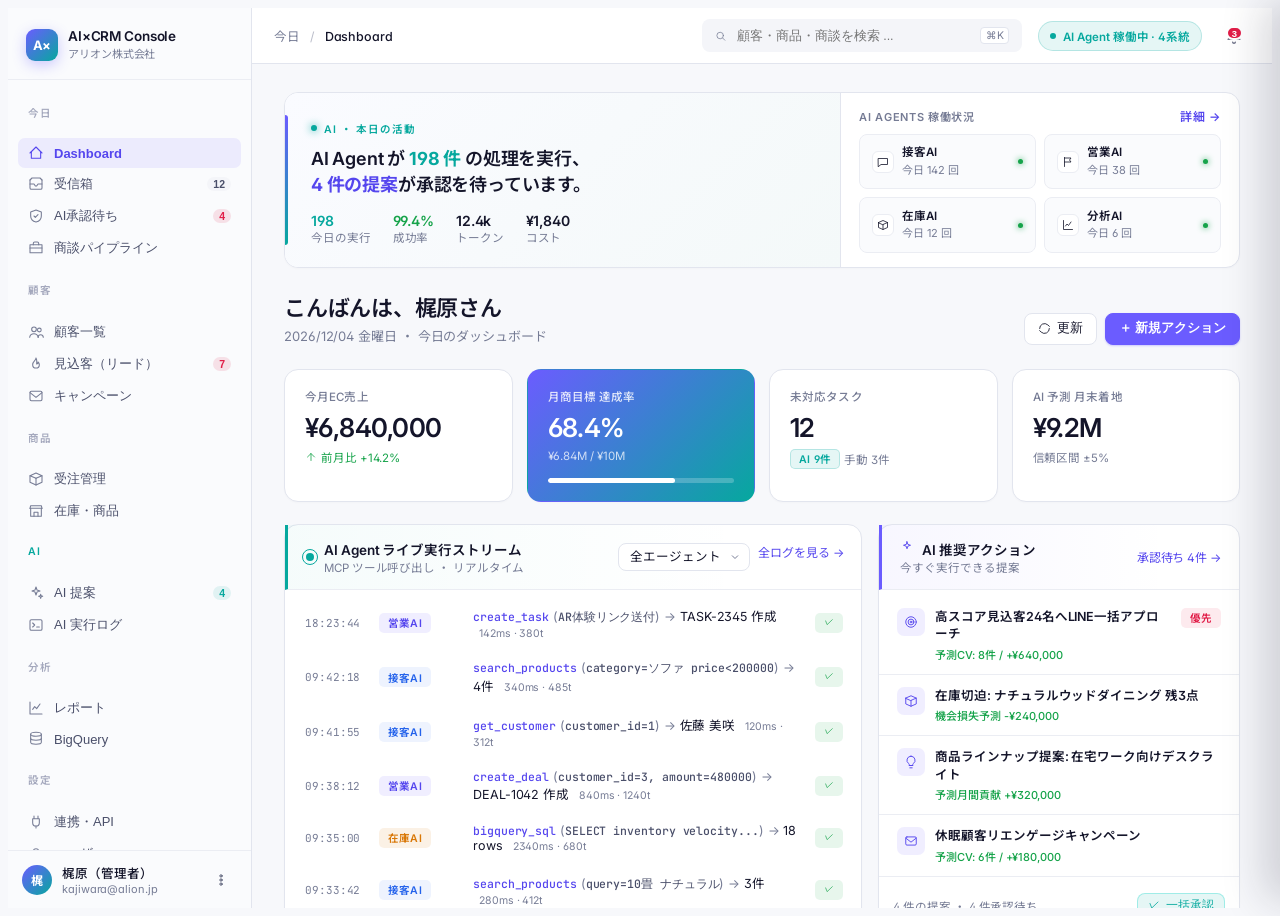
<file: index.html>
<!DOCTYPE html>
<html lang="ja"><head>
<meta charset="UTF-8">
<title>AI×CRM 管理コンソール — シースクエア</title>
<meta name="viewport" content="width=device-width, initial-scale=1">
<link rel="preconnect" href="https://fonts.googleapis.com">
<link rel="preconnect" href="https://fonts.gstatic.com" crossorigin="">
<link href="https://fonts.googleapis.com/css2?family=Inter:wght@400;500;600;700&family=JetBrains+Mono:wght@400;500&family=Noto+Sans+JP:wght@400;500;600;700&display=swap" rel="stylesheet">
<script src="chart.min.js"></script>
<link rel="stylesheet" href="styles.css">
</head>
<body>



<div class="app">

  <!-- ============ SIDEBAR ============ -->
  <aside class="sidebar">
    <div class="brand">
      <div class="brand-mark">A×</div>
      <div style="min-width:0">
        <div class="brand-name" style="white-space:nowrap">AI×CRM Console</div>
        <div class="brand-sub">アリオン株式会社</div>
      </div>
    </div>

    <nav class="nav" id="nav"></nav>

    <div class="user-card">
      <div class="avatar">梶</div>
      <div style="flex:1;min-width:0">
        <div class="user-name">梶原（管理者）</div>
        <div class="user-email">kajiwara@alion.jp</div>
      </div>
      <button class="icon-btn" title="設定" onclick="openSettings()">
        <svg width="14" height="14" viewBox="0 0 24 24" fill="none" stroke="currentColor" stroke-width="1.6" stroke-linecap="round" stroke-linejoin="round"><circle cx="12" cy="12" r="2"></circle><circle cx="12" cy="5" r="2"></circle><circle cx="12" cy="19" r="2"></circle></svg>
      </button>
    </div>
  </aside>

  <!-- ============ MAIN ============ -->
  <div class="main">

    <!-- Top bar -->
    <header class="topbar">
      <div class="crumbs" id="crumbs">今日 <span style="opacity:.5;margin:0 6px">/</span> <span class="now">Dashboard</span></div>
      <div class="search" onclick="openSearchPalette()" style="cursor:pointer">
        <svg width="14" height="14" viewBox="0 0 24 24" fill="none" stroke="currentColor" stroke-width="1.6" stroke-linecap="round"><circle cx="11" cy="11" r="7"></circle><path d="M21 21l-4.5-4.5"></path></svg>
        <input placeholder="顧客・商品・商談を検索 ..." readonly="" style="pointer-events:none;cursor:pointer">
        <kbd>⌘K</kbd>
      </div>
      <div class="agent-status">
        <span class="dot"></span>
        <span style="white-space:nowrap">AI Agent 稼働中 · 4系統</span>
      </div>
      <button class="icon-btn" title="通知" onclick="openNotifications()">
        <svg width="16" height="16" viewBox="0 0 24 24" fill="none" stroke="currentColor" stroke-width="1.6" stroke-linecap="round" stroke-linejoin="round"><path d="M6 9a6 6 0 0 1 12 0c0 7 3 8 3 8H3s3-1 3-8z"></path><path d="M10 21a2 2 0 0 0 4 0"></path></svg>
        <span class="badge-dot">3</span>
      </button>
    </header>

    <!-- Content -->
    <div class="content" id="content">

      <!-- ============ DASHBOARD ============ -->
      <section class="page" id="view-dashboard">

        <!-- AI command strip -->
        <div class="ai-strip">
          <div class="ai-strip-l">
            <div class="ai-strip-eyebrow"><span class="live-dot"></span>AI ・ 本日の活動</div>
            <div class="ai-strip-h">AI Agent が <span class="num">198 件</span> の処理を実行、<br><b>4 件の提案</b>が承認を待っています。</div>
            <div class="ai-strip-meta">
              <div><b class="t">198</b><div>今日の実行</div></div>
              <div><b class="s">99.4%</b><div>成功率</div></div>
              <div><b>12.4k</b><div>トークン</div></div>
              <div><b>¥1,840</b><div>コスト</div></div>
            </div>
          </div>
          <div class="ai-strip-r">
            <div class="rh">
              <span>AI Agents 稼働状況</span>
              <a href="#" onclick="nav('agent-log');return false" class="link">詳細 →</a>
            </div>
            <div class="agent-mini" id="ai-hero-agents"></div>
          </div>
        </div>

        <div class="page-head">
          <div>
            <div class="page-title" id="dash-greet">おはようございます、梶原さん</div>
            <div class="page-sub" id="dash-date">今日のダッシュボード</div>
          </div>
          <div style="display:flex;gap:8px">
            <button class="btn" onclick="refreshDashboard()"><svg width="13" height="13" viewBox="0 0 24 24" fill="none" stroke="currentColor" stroke-width="1.6" stroke-linecap="round" stroke-linejoin="round"><path d="M21 12a9 9 0 0 1-15 6.7L3 16M3 12a9 9 0 0 1 15-6.7L21 8"></path></svg> 更新</button>
            <button class="btn primary" onclick="openNewTaskModal()">＋ 新規アクション</button>
          </div>
        </div>

        <!-- KPI row -->
        <div class="kpi-grid" id="kpis" style="margin-bottom:22px"></div>

        <!-- AI Agent live + summary -->
        <div class="agent-stream" style="margin-bottom:22px">
          <div class="card ai-stream-card">
            <div class="card-head">
              <div style="display:flex;align-items:center;gap:10px">
                <span class="pulse-ring"></span>
                <div>
                  <div class="card-title">AI Agent ライブ実行ストリーム</div>
                  <div class="card-sub">MCP ツール呼び出し ・ リアルタイム</div>
                </div>
              </div>
              <div style="display:flex;gap:8px">
                <select class="select" style="height:28px" onchange="filterStream(this.value)"><option>全エージェント</option><option>接客AI</option><option>営業AI</option><option>在庫AI</option></select>
                <a href="#" onclick="nav('agent-log');return false" class="link">全ログを見る →</a>
              </div>
            </div>
            <div id="agent-stream"></div>
          </div>

          <div class="card ai-rec-card">
            <div class="card-head">
              <div>
                <div class="card-title" style="display:flex;align-items:center;gap:8px">
                  <span style="color:var(--accent-hi)"><svg width="14" height="14" viewBox="0 0 24 24" fill="none" stroke="currentColor" stroke-width="1.6" stroke-linecap="round" stroke-linejoin="round"><path d="M12 3l1.5 4.5L18 9l-4.5 1.5L12 15l-1.5-4.5L6 9l4.5-1.5z"></path></svg></span>
                  AI 推奨アクション
                </div>
                <div class="card-sub">今すぐ実行できる提案</div>
              </div>
              <a href="#" onclick="nav('approvals');return false" class="link">承認待ち 4件 →</a>
            </div>
            <div id="agents-summary"></div>
          </div>
        </div>

        <!-- AI insights big block -->
        <div class="card" style="margin-bottom:22px">
          <div class="card-head">
            <div>
              <div class="card-title" style="display:flex;align-items:center;gap:8px">
                <span style="color:var(--accent-hi)"><svg width="16" height="16" viewBox="0 0 24 24" fill="none" stroke="currentColor" stroke-width="1.6" stroke-linecap="round" stroke-linejoin="round"><path d="M12 3l1.5 4.5L18 9l-4.5 1.5L12 15l-1.5-4.5L6 9l4.5-1.5z"></path></svg></span>
                本日のAI提案（要アクション）
              </div>
              <div class="card-sub">BigQuery 集計から AI が抽出した本日のアクション</div>
            </div>
            <a href="#" onclick="nav('insights');return false" class="link">すべての提案 →</a>
          </div>
          <div id="dash-insights" style="padding:14px;display:flex;flex-direction:column;gap:10px"></div>
        </div>

        <!-- Two-column: tasks + hot leads -->
        <div style="display:grid;grid-template-columns:1fr 1fr;gap:16px;margin-bottom:22px">
          <div class="card">
            <div class="card-head">
              <div class="card-title">受信箱（優先タスク）</div>
              <a href="#" onclick="nav('tasks');return false" class="link">すべて見る →</a>
            </div>
            <div id="dash-tasks"></div>
          </div>
          <div class="card">
            <div class="card-head">
              <div class="card-title">ホットリード TOP 5</div>
              <a href="#" onclick="nav('leads');return false" class="link">すべて見る →</a>
            </div>
            <div id="dash-leads"></div>
          </div>
        </div>

        <!-- Revenue + channel -->
        <div style="display:grid;grid-template-columns:2fr 1fr;gap:16px">
          <div class="card pad">
            <div style="display:flex;justify-content:space-between;align-items:flex-end;margin-bottom:14px">
              <div>
                <div class="card-title">月商推移 vs 目標</div>
                <div class="card-sub">実績 / AI 予測 / 目標ライン</div>
              </div>
              <select class="select" style="height:28px"><option>過去12ヶ月</option><option>過去6ヶ月</option></select>
            </div>
            <div style="height:240px"><canvas id="revenueChart"></canvas></div>
          </div>
          <div class="card pad">
            <div class="card-title" style="margin-bottom:14px">チャネル別売上構成</div>
            <div style="height:240px"><canvas id="channelChart"></canvas></div>
          </div>
        </div>
      </section>

      <!-- ============ TASKS ============ -->
      <section class="page" id="view-tasks">
        <div class="page-head">
          <div>
            <div class="page-title">受信箱</div>
            <div class="page-sub">AI が自動生成したタスク + 手動タスク</div>
          </div>
          <button class="btn primary" onclick="openNewTaskModal()">＋ タスク作成</button>
        </div>

        <div class="tabs">
          <button class="tab active" onclick="switchTaskTab(this,'未対応')">未対応 <span class="ct">12</span></button>
          <button class="tab" onclick="switchTaskTab(this,'対応中')">対応中 <span class="ct">4</span></button>
          <button class="tab" onclick="switchTaskTab(this,'完了')">完了 <span class="ct">38</span></button>
          <button class="tab" onclick="switchTaskTab(this,'すべて')">すべて</button>
        </div>

        <div class="card">
          <div id="tasks-list"></div>
        </div>
      </section>

      <!-- ============ APPROVALS ============ -->
      <section class="page" id="view-approvals">
        <div class="page-head">
          <div>
            <div class="page-title">AI 承認待ち</div>
            <div class="page-sub">AI が提案・実行を保留している項目。承認すると AI Agent が自動実行します。</div>
          </div>
          <div style="display:flex;gap:8px">
            <button class="btn ghost" onclick="bulkRejectAll()">一括却下</button>
            <button class="btn primary" onclick="bulkApproveAll()">すべて承認</button>
          </div>
        </div>

        <div class="card">
          <div class="tbl-wrap">
            <table class="tbl" id="approvals-table">
              <thead><tr>
                <th>種別</th><th>内容</th><th>対象</th><th>予測効果</th><th>リスク</th><th>AI 根拠</th><th>起票</th><th></th>
              </tr></thead>
              <tbody></tbody>
            </table>
          </div>
        </div>
      </section>

      <!-- ============ DEALS ============ -->
      <section class="page" id="view-deals">
        <div class="page-head">
          <div>
            <div class="page-title">商談パイプライン</div>
            <div class="page-sub">月内見込 ¥4,820,000 ・ AI 自動生成 36 件 / 手動 12 件</div>
          </div>
          <div style="display:flex;gap:6px">
            <button class="btn ghost" style="background:var(--surface);border-color:var(--border)" onclick="toast('ボード表示中')"><svg width="14" height="14" viewBox="0 0 24 24" fill="none" stroke="currentColor" stroke-width="1.6"><rect x="3" y="3" width="18" height="18" rx="2"></rect><path d="M9 3v18M15 3v18"></path></svg> ボード</button>
            <button class="btn ghost" onclick="toast('リスト表示は今後提供予定')"><svg width="14" height="14" viewBox="0 0 24 24" fill="none" stroke="currentColor" stroke-width="1.6" stroke-linecap="round"><path d="M4 6h16M4 12h16M4 18h16"></path></svg> リスト</button>
            <button class="btn primary" onclick="openNewDealModal()">＋ 商談作成</button>
          </div>
        </div>

        <div class="kanban" id="deals-board"></div>
      </section>

      <!-- ============ CUSTOMERS ============ -->
      <section class="page" id="view-customers">
        <div class="page-head">
          <div>
            <div class="page-title">顧客一覧</div>
            <div class="page-sub">Oracle DB 連携 ・ 全 5,432 件</div>
          </div>
          <div style="display:flex;gap:8px">
            <button class="btn" onclick="exportCSV('顧客一覧')">CSV 出力</button>
            <button class="btn primary" onclick="openNewCustomerModal()">＋ 新規顧客</button>
          </div>
        </div>

        <div class="filterbar">
          <input class="input" placeholder="顧客名・メール・電話 ..." style="flex:1;min-width:200px">
          <select class="select"><option>全セグメント</option><option>新規</option><option>リピート</option><option>VIP</option><option>休眠</option></select>
          <select class="select"><option>LTV スコア</option><option>高 (80+)</option><option>中 (50-79)</option><option>低</option></select>
          <select class="select"><option>登録チャネル</option><option>EC</option><option>LINE</option><option>店舗</option></select>
          <button class="btn primary" onclick="applyCustomerFilter()">適用</button>
        </div>

        <div class="card">
          <div class="tbl-wrap">
            <table class="tbl" id="customers-table">
              <thead><tr>
                <th style="width:32px"><input type="checkbox" class="checkbox"></th>
                <th>顧客 ID</th><th>氏名</th><th>セグメント</th><th>LTV 予測</th>
                <th>最終購入</th><th>累計</th><th>チャネル</th><th>AI スコア</th>
              </tr></thead>
              <tbody></tbody>
            </table>
          </div>
          <div class="pager">
            <span>1 — 12 / 5,432 件</span>
            <div class="pages">
              <button>‹</button><button class="active">1</button><button>2</button><button>3</button><button>4</button><button>›</button>
            </div>
          </div>
        </div>
      </section>

      <!-- ============ LEADS (スコアリング) ============ -->
      <section class="page" id="view-leads">
        <div class="page-head">
          <div>
            <div class="page-title">見込客スコアリング</div>
            <div class="page-sub">行動イベント × 配点ルールで自動スコアリング ・ 基準日 <span id="leads-asof"></span></div>
          </div>
          <div style="display:flex;gap:8px">
            <button class="btn" onclick="openScoreConfig()">⚙ 配点設定</button>
            <button class="btn" onclick="exportLeadsCSV()">↓ CSV出力</button>
          </div>
        </div>

        <!-- グループ × スコア帯 件数マトリクス -->
        <div class="card" style="margin-bottom:14px">
          <div class="card-head">
            <div>
              <div class="card-title">グループ × スコア帯 件数</div>
              <div class="card-sub">ホット 80+ / ウォーム 40〜79 / コール 40未満</div>
            </div>
            <div style="display:flex;align-items:center;gap:8px">
              <span class="card-sub">時間窓</span>
              <select class="select" style="height:28px" id="lead-window" onchange="setLeadWindow(this.value)">
                <option value="1">直近1ヶ月</option>
                <option value="2" selected="">直近2ヶ月</option>
                <option value="3">直近3ヶ月</option>
                <option value="6">直近6ヶ月</option>
              </select>
            </div>
          </div>
          <div id="lead-matrix" style="padding:16px 18px"></div>
        </div>

        <!-- 絞り込み -->
        <div class="filterbar">
          <select class="select" id="f-group" onchange="renderLeads()">
            <option value="">全グループ</option>
            <option value="A">A：会員</option>
            <option value="B">B：メール非会員</option>
          </select>
          <select class="select" id="f-band" onchange="renderLeads()">
            <option value="">全スコア帯</option>
            <option value="hot">ホット (80+)</option>
            <option value="warm">ウォーム (40〜79)</option>
            <option value="cold">コール (40未満)</option>
            <option value="excluded">対象外（足切り）</option>
          </select>
          <select class="select" id="f-product" onchange="renderLeads()">
            <option value="">全 関心商品</option>
          </select>
          <span style="margin-left:auto;font-size:12px;color:var(--text-mute)" id="lead-count"></span>
        </div>

        <div class="card">
          <div class="tbl-wrap">
            <table class="tbl" id="leads-table">
              <thead><tr>
                <th>グループ</th>
                <th>識別子</th>
                <th>顧客</th>
                <th style="min-width:200px">スコア（内訳）</th>
                <th>スコア帯</th>
                <th>関心商品</th>
                <th>最終行動日</th>
              </tr></thead>
              <tbody></tbody>
            </table>
          </div>
        </div>

        <!-- 効果測定：スコア × 実購買の突合 -->
        <div class="card" style="margin-top:14px">
          <div class="card-head">
            <div>
              <div class="card-title">効果測定：スコア帯 × 実購買（突合）</div>
              <div class="card-sub">スコアと実売上を user 識別子で突合 ・ スコアの妥当性検証の器</div>
            </div>
            <span class="badge b-neutral">PoC</span>
          </div>
          <div id="lead-reconcile" style="padding:16px 18px"></div>
        </div>
      </section>

      <!-- ============ CAMPAIGNS ============ -->
      <section class="page" id="view-campaigns">
        <div class="page-head">
          <div>
            <div class="page-title">キャンペーン</div>
            <div class="page-sub">LINE / メール 一括配信 ・ AI 自動生成キャンペーン</div>
          </div>
          <button class="btn primary" onclick="openNewCampaignModal()">＋ 新規キャンペーン</button>
        </div>

        <div class="tile-grid" style="margin-bottom:14px">
          <div class="tile"><div class="lab">配信中</div><div class="val" style="color:var(--success)" id="camp-stat-live">-</div></div>
          <div class="tile"><div class="lab">予約中</div><div class="val" style="color:var(--warn)" id="camp-stat-scheduled">-</div></div>
          <div class="tile"><div class="lab">下書き</div><div class="val" id="camp-stat-draft">-</div></div>
          <div class="tile"><div class="lab">今月成果</div><div class="val" style="color:var(--accent-hi)" id="camp-stat-rev">-</div></div>
        </div>

        <div class="card">
          <div class="tbl-wrap">
            <table class="tbl" id="campaigns-table">
              <thead><tr>
                <th>キャンペーン名</th><th>チャネル</th><th>対象</th>
                <th>開封率</th><th>CTR</th><th>CV</th><th>売上貢献</th><th>ステータス</th><th>作成者</th>
              </tr></thead>
              <tbody></tbody>
            </table>
          </div>
        </div>
      </section>

      <!-- ============ ORDERS ============ -->
      <section class="page" id="view-orders">
        <div class="page-head">
          <div>
            <div class="page-title">受注管理</div>
            <div class="page-sub">今月 168 件 / ¥6,840,000</div>
          </div>
          <div style="display:flex;gap:8px">
            <button class="btn" onclick="exportCSV('受注一覧')">CSV 出力</button>
            <button class="btn" onclick="printOrderLabels()">配送伝票印刷</button>
          </div>
        </div>

        <div class="tile-grid" style="grid-template-columns:repeat(5,1fr);margin-bottom:14px">
          <div class="tile"><div class="lab">新規注文</div><div class="val">14</div></div>
          <div class="tile"><div class="lab">出荷準備中</div><div class="val" style="color:var(--warn)">8</div></div>
          <div class="tile"><div class="lab">出荷済</div><div class="val" style="color:var(--info)">23</div></div>
          <div class="tile"><div class="lab">配送完了</div><div class="val" style="color:var(--success)">119</div></div>
          <div class="tile"><div class="lab">キャンセル</div><div class="val" style="color:var(--text-mute)">4</div></div>
        </div>

        <div class="card">
          <div class="tbl-wrap">
            <table class="tbl" id="orders-table">
              <thead><tr>
                <th>注文番号</th><th>日時</th><th>顧客</th><th>商品</th>
                <th>金額</th><th>支払</th><th>ステータス</th><th>AI 接客</th>
              </tr></thead>
              <tbody></tbody>
            </table>
          </div>
        </div>
      </section>

      <!-- ============ INVENTORY ============ -->
      <section class="page" id="view-inventory">
        <div class="page-head">
          <div>
            <div class="page-title">在庫・商品</div>
            <div class="page-sub">登録商品 248 点 ・ 3D 対応 142 点 / AR 対応 98 点</div>
          </div>
          <button class="btn primary" onclick="openNewProductModal()">＋ 商品追加</button>
        </div>

        <div class="card" style="background:rgba(225,29,72,.05);border-color:rgba(225,29,72,.22);padding:14px 18px;margin-bottom:14px;display:flex;align-items:center;gap:14px">
          <div style="width:36px;height:36px;border-radius:9px;background:rgba(225,29,72,.12);display:grid;place-items:center;color:var(--danger)">
            <svg width="18" height="18" viewBox="0 0 24 24" fill="none" stroke="currentColor" stroke-width="1.6" stroke-linecap="round" stroke-linejoin="round"><path d="M12 9v4M12 17v.01"></path><path d="M10.3 3.6 2.7 17a2 2 0 0 0 1.7 3h15.2a2 2 0 0 0 1.7-3L13.7 3.6a2 2 0 0 0-3.4 0z"></path></svg>
          </div>
          <div style="flex:1">
            <div style="font-size:13.5px;font-weight:600;color:var(--danger)">在庫切迫アラート 3 件</div>
            <div style="font-size:12px;color:var(--text-soft);margin-top:2px">AI が発注タイミングを提案中。「AI 提案」メニューから確認できます。</div>
          </div>
          <button class="btn danger sm" onclick="showInventoryAlert()">確認する</button>
        </div>

        <div class="card">
          <div class="tbl-wrap">
            <table class="tbl" id="inventory-table">
              <thead><tr>
                <th>SKU</th><th>商品名</th><th>カテゴリ</th><th>価格</th>
                <th>在庫</th><th>今月閲覧</th><th>CVR</th><th>3D / AR</th><th>AI 推奨</th>
              </tr></thead>
              <tbody></tbody>
            </table>
          </div>
        </div>
      </section>

      <!-- ============ INSIGHTS ============ -->
      <section class="page" id="view-insights">
        <div class="page-head">
          <div>
            <div class="page-title">AI 提案</div>
            <div class="page-sub">BigQuery 集計データを基に AI が本日のアクションを提案します</div>
          </div>
          <div style="display:flex;gap:8px">
            <select class="select"><option>すべて</option><option>営業</option><option>在庫</option><option>マーケ</option></select>
            <button class="btn" onclick="regenerateInsights()">再生成</button>
          </div>
        </div>
        <div id="insights-list" style="display:flex;flex-direction:column;gap:12px"></div>
      </section>

      <!-- ============ AGENT LOG ============ -->
      <section class="page" id="view-agent-log">
        <div class="page-head">
          <div>
            <div class="page-title">AI 実行ログ</div>
            <div class="page-sub">AI Agent の全実行履歴（監査用）</div>
          </div>
          <div style="display:flex;gap:8px">
            <select class="select"><option>全エージェント</option><option>接客AI</option><option>営業AI</option><option>在庫AI</option></select>
            <input type="date" id="log-date" class="input">
            <button class="btn" onclick="exportCSV('AI実行ログ')">CSV エクスポート</button>
          </div>
        </div>

        <div class="tile-grid" style="margin-bottom:14px">
          <div class="tile"><div class="lab">今日の実行</div><div class="val">198</div></div>
          <div class="tile"><div class="lab">成功率</div><div class="val" style="color:var(--success)">99.4%</div></div>
          <div class="tile"><div class="lab">トークン使用</div><div class="val">12.4k</div></div>
          <div class="tile"><div class="lab">想定コスト</div><div class="val">¥1,840</div></div>
        </div>

        <div class="card">
          <div class="tbl-wrap">
            <table class="tbl" id="agent-log-table">
              <thead><tr>
                <th>時刻</th><th>エージェント</th><th>ツール</th><th>入力</th>
                <th>結果</th><th>所要</th><th>トークン</th><th>ステータス</th>
              </tr></thead>
              <tbody></tbody>
            </table>
          </div>
        </div>
      </section>

      <!-- ============ REPORTS ============ -->
      <section class="page" id="view-reports">
        <div class="page-head">
          <div>
            <div class="page-title">レポート</div>
            <div class="page-sub">月次・カスタムレポートを生成</div>
          </div>
          <button class="btn primary" onclick="toast('カスタムレポート作成画面を開きます')">＋ カスタム作成</button>
        </div>

        <div style="display:grid;grid-template-columns:repeat(3,1fr);gap:14px">
          <div class="card pad" style="cursor:pointer;transition:all .15s" onclick="openReport('月次売上レポート')" onmouseover="this.style.transform='translateY(-2px)';this.style.boxShadow='0 8px 20px rgba(20,21,42,.08)'" onmouseout="this.style.transform='';this.style.boxShadow=''">
            <div style="width:36px;height:36px;border-radius:9px;background:var(--accent-bg);color:var(--accent-hi);display:grid;place-items:center;margin-bottom:14px">
              <svg width="18" height="18" viewBox="0 0 24 24" fill="none" stroke="currentColor" stroke-width="1.6" stroke-linecap="round" stroke-linejoin="round"><path d="M3 3v18h18"></path><path d="M7 14l3-4 3 3 5-7"></path></svg>
            </div>
            <div style="font-size:14px;font-weight:600">月次売上レポート</div>
            <div style="font-size:11.5px;color:var(--text-mute);margin-top:4px">毎月 1 日に AI が自動生成</div>
          </div>
          <div class="card pad" style="cursor:pointer" onclick="openReport('商談 AI スコアリング分析')">
            <div style="width:36px;height:36px;border-radius:9px;background:var(--ai-bg);color:var(--ai);display:grid;place-items:center;margin-bottom:14px">
              <svg width="18" height="18" viewBox="0 0 24 24" fill="none" stroke="currentColor" stroke-width="1.6"><circle cx="12" cy="12" r="9"></circle><circle cx="12" cy="12" r="5"></circle><circle cx="12" cy="12" r="1.5"></circle></svg>
            </div>
            <div style="font-size:14px;font-weight:600">商談 AI スコアリング分析</div>
            <div style="font-size:11.5px;color:var(--text-mute);margin-top:4px">スコア予測精度・適合率</div>
          </div>
          <div class="card pad" style="cursor:pointer" onclick="openReport('キャンペーン効果分析')">
            <div style="width:36px;height:36px;border-radius:9px;background:var(--info-bg);color:var(--info);display:grid;place-items:center;margin-bottom:14px">
              <svg width="18" height="18" viewBox="0 0 24 24" fill="none" stroke="currentColor" stroke-width="1.6"><rect x="3" y="5" width="18" height="14" rx="2"></rect><path d="M3 7l9 7 9-7"></path></svg>
            </div>
            <div style="font-size:14px;font-weight:600">キャンペーン効果分析</div>
            <div style="font-size:11.5px;color:var(--text-mute);margin-top:4px">LINE・メール比較</div>
          </div>
          <div class="card pad" style="cursor:pointer" onclick="openReport('CV 経路分析')">
            <div style="width:36px;height:36px;border-radius:9px;background:var(--warn-bg);color:var(--warn);display:grid;place-items:center;margin-bottom:14px">
              <svg width="18" height="18" viewBox="0 0 24 24" fill="none" stroke="currentColor" stroke-width="1.6"><path d="M3 7h12v9H3z"></path><path d="M15 10h4l2 3v3h-6"></path><circle cx="7" cy="18" r="2"></circle><circle cx="17" cy="18" r="2"></circle></svg>
            </div>
            <div style="font-size:14px;font-weight:600">CV 経路分析</div>
            <div style="font-size:11.5px;color:var(--text-mute);margin-top:4px">流入から購入までの動線</div>
          </div>
          <div class="card pad" style="cursor:pointer" onclick="openReport('商品売れ筋・滞留')">
            <div style="width:36px;height:36px;border-radius:9px;background:var(--success-bg);color:var(--success);display:grid;place-items:center;margin-bottom:14px">
              <svg width="18" height="18" viewBox="0 0 24 24" fill="none" stroke="currentColor" stroke-width="1.6"><path d="M3 7l9-4 9 4v10l-9 4-9-4z"></path></svg>
            </div>
            <div style="font-size:14px;font-weight:600">商品売れ筋・滞留</div>
            <div style="font-size:11.5px;color:var(--text-mute);margin-top:4px">在庫回転率レポート</div>
          </div>
          <div class="card pad" style="cursor:pointer" onclick="openReport('LTV コホート分析')">
            <div style="width:36px;height:36px;border-radius:9px;background:var(--danger-bg);color:var(--danger);display:grid;place-items:center;margin-bottom:14px">
              <svg width="18" height="18" viewBox="0 0 24 24" fill="none" stroke="currentColor" stroke-width="1.6"><path d="M3 21V3l18 9z"></path></svg>
            </div>
            <div style="font-size:14px;font-weight:600">LTV コホート分析</div>
            <div style="font-size:11.5px;color:var(--text-mute);margin-top:4px">獲得月別の累計購入額</div>
          </div>
        </div>
      </section>

      <!-- ============ ANALYTICS ============ -->
      <section class="page" id="view-analytics">
        <div class="page-head">
          <div>
            <div class="page-title">BigQuery 分析</div>
            <div class="page-sub">統合 DWH に対して SQL クエリ・自然言語問合せを実行</div>
          </div>
        </div>

        <div class="card pad" style="margin-bottom:14px;background:linear-gradient(135deg,rgba(107,92,255,.06),rgba(6,168,158,.04));border-color:var(--accent-border)">
          <div style="display:flex;align-items:center;gap:10px;margin-bottom:12px">
            <span style="color:var(--accent-hi)"><svg width="18" height="18" viewBox="0 0 24 24" fill="none" stroke="currentColor" stroke-width="1.6" stroke-linecap="round" stroke-linejoin="round"><path d="M12 3l1.5 4.5L18 9l-4.5 1.5L12 15l-1.5-4.5L6 9l4.5-1.5z"></path></svg></span>
            <div class="card-title">AI に自然言語で質問する</div>
          </div>
          <div style="display:flex;gap:8px">
            <input class="input" placeholder="例: 今週ソファカテゴリで一番閲覧された商品 TOP 3 を教えて" style="flex:1;height:38px">
            <button class="btn primary lg" onclick="runAnalyticsQuery()">分析する</button>
          </div>
          <div style="font-size:11.5px;color:var(--text-mute);margin-top:8px">AI が SQL を生成して BigQuery に問合せます</div>
        </div>

        <div class="card">
          <div class="card-head"><div class="card-title">直近のクエリ</div></div>
          <div>
            <div style="padding:14px 18px;border-bottom:1px solid var(--border-soft)">
              <div style="font-family:'JetBrains Mono',monospace;font-size:11.5px;color:var(--text-soft);margin-bottom:6px"><span style="color:var(--accent-hi)">SELECT</span> category, <span style="color:var(--ai)">SUM</span>(views) <span style="color:var(--accent-hi)">FROM</span> access_logs <span style="color:var(--accent-hi)">WHERE</span> date &gt;= '2026-05-13' <span style="color:var(--accent-hi)">GROUP BY</span> category</div>
              <div style="font-size:11px;color:var(--text-mute)">梶原 ・ 5/19 14:23 ・ 3.2 秒 ・ 12,438 行スキャン</div>
            </div>
            <div style="padding:14px 18px;border-bottom:1px solid var(--border-soft)">
              <div style="font-family:'JetBrains Mono',monospace;font-size:11.5px;color:var(--text-soft);margin-bottom:6px"><span style="color:var(--accent-hi)">SELECT</span> customer_id, <span style="color:var(--ai)">SUM</span>(amount) <span style="color:var(--accent-hi)">FROM</span> deals <span style="color:var(--accent-hi)">WHERE</span> stage='won' <span style="color:var(--accent-hi)">GROUP BY</span> customer_id <span style="color:var(--accent-hi)">ORDER BY</span> 2 <span style="color:var(--accent-hi)">DESC LIMIT</span> 100</div>
              <div style="font-size:11px;color:var(--text-mute)"><span class="badge b-ai">営業AI</span> 5/19 09:00 ・ 1.8 秒 ・ 4,820 行スキャン</div>
            </div>
            <div style="padding:14px 18px">
              <div style="font-family:'JetBrains Mono',monospace;font-size:11.5px;color:var(--text-soft);margin-bottom:6px"><span style="color:var(--text-mute)">-- AI が生成（在庫予測）</span><br><span style="color:var(--accent-hi)">WITH</span> velocity <span style="color:var(--accent-hi)">AS</span> ( ... )</div>
              <div style="font-size:11px;color:var(--text-mute)"><span class="badge b-ai">在庫AI</span> 5/19 06:00 ・ 5.4 秒 ・ 88,452 行スキャン</div>
            </div>
          </div>
        </div>
      </section>

      <!-- ============ INTEGRATIONS ============ -->
      <section class="page" id="view-integrations">
        <div class="page-head">
          <div>
            <div class="page-title">連携・API</div>
            <div class="page-sub">外部システム接続状況</div>
          </div>
          <button class="btn" onclick="newConnection()">＋ 新規接続</button>
        </div>

        <div style="display:grid;grid-template-columns:repeat(2,1fr);gap:14px">
          <div class="intg" style="cursor:pointer" onclick="openIntegrationDetail('Oracle Database')">
            <div class="top">
              <div class="icon-box"><svg width="18" height="18" viewBox="0 0 24 24" fill="none" stroke="currentColor" stroke-width="1.6"><ellipse cx="12" cy="5" rx="8" ry="3"></ellipse><path d="M4 5v14c0 1.6 3.6 3 8 3s8-1.4 8-3V5"></path></svg></div>
              <div style="flex:1"><h4>Oracle Database (AWS)</h4><p>既存資産・顧客 / 商品 / 実例</p></div>
              <span class="badge b-success"><span class="b-dot"></span>接続済</span>
            </div>
            <div class="meta"><span>最終同期 09:42</span><span>5,432 件</span></div>
          </div>
          <div class="intg" style="cursor:pointer" onclick="openIntegrationDetail('BigQuery')">
            <div class="top">
              <div class="icon-box" style="color:var(--info)"><svg width="18" height="18" viewBox="0 0 24 24" fill="none" stroke="currentColor" stroke-width="1.6"><path d="M3 3v18h18"></path><path d="M7 14l3-4 3 3 5-7"></path></svg></div>
              <div style="flex:1"><h4>BigQuery</h4><p>統合 DWH</p></div>
              <span class="badge b-success"><span class="b-dot"></span>接続済</span>
            </div>
            <div class="meta"><span>テーブル 24 個</span><span>8.4 TB</span></div>
          </div>
          <div class="intg" style="cursor:pointer" onclick="openIntegrationDetail('Google Analytics 4')">
            <div class="top">
              <div class="icon-box" style="color:var(--warn)"><svg width="18" height="18" viewBox="0 0 24 24" fill="none" stroke="currentColor" stroke-width="1.6"><path d="M12 8v4M12 16v.01"></path><path d="M3 12a9 9 0 1 0 18 0 9 9 0 0 0-18 0z"></path></svg></div>
              <div style="flex:1"><h4>Google Analytics 4</h4><p>アクセス・行動データ</p></div>
              <span class="badge b-success"><span class="b-dot"></span>接続済</span>
            </div>
            <div class="meta"><span>BQ Export 有効</span><span>—</span></div>
          </div>
          <div class="intg" style="cursor:pointer" onclick="openIntegrationDetail('Anthropic Claude API')">
            <div class="top">
              <div class="icon-box" style="color:var(--accent-hi)"><svg width="18" height="18" viewBox="0 0 24 24" fill="none" stroke="currentColor" stroke-width="1.6" stroke-linecap="round" stroke-linejoin="round"><path d="M12 3l1.5 4.5L18 9l-4.5 1.5L12 15l-1.5-4.5L6 9l4.5-1.5z"></path></svg></div>
              <div style="flex:1"><h4>Anthropic Claude API</h4><p>AI Agent</p></div>
              <span class="badge b-success"><span class="b-dot"></span>接続済</span>
            </div>
            <div class="meta"><span>今月 1.2M tokens</span><span>¥143,000</span></div>
          </div>
          <div class="intg" style="cursor:pointer" onclick="openIntegrationDetail('LINE Messaging API')">
            <div class="top">
              <div class="icon-box" style="color:var(--success)"><svg width="18" height="18" viewBox="0 0 24 24" fill="none" stroke="currentColor" stroke-width="1.6" stroke-linecap="round" stroke-linejoin="round"><path d="M3 5h18v12H8l-5 4z"></path></svg></div>
              <div style="flex:1"><h4>LINE Messaging API</h4><p>顧客チャネル</p></div>
              <span class="badge b-success"><span class="b-dot"></span>接続済</span>
            </div>
            <div class="meta"><span>登録ユーザー</span><span>2,318 名</span></div>
          </div>
          <div class="intg" style="cursor:pointer" onclick="openIntegrationDetail('MCP サーバー')">
            <div class="top">
              <div class="icon-box" style="color:var(--ai)"><svg width="18" height="18" viewBox="0 0 24 24" fill="none" stroke="currentColor" stroke-width="1.6" stroke-linecap="round" stroke-linejoin="round"><rect x="6" y="6" width="12" height="12" rx="2"></rect><rect x="9" y="9" width="6" height="6"></rect></svg></div>
              <div style="flex:1"><h4>MCP サーバー</h4><p>AI ⇔ DB 統合 IF</p></div>
              <span class="badge b-success"><span class="b-dot"></span>稼働中</span>
            </div>
            <div class="meta"><span>登録ツール 6 個</span><span>—</span></div>
          </div>
          <div class="intg" style="cursor:pointer" onclick="openIntegrationDetail('Google レコメンドエンジン')">
            <div class="top">
              <div class="icon-box" style="color:var(--info)"><svg width="18" height="18" viewBox="0 0 24 24" fill="none" stroke="currentColor" stroke-width="1.6"><path d="M3 7l9-4 9 4v10l-9 4-9-4z"></path></svg></div>
              <div style="flex:1"><h4>Google レコメンドエンジン</h4><p>商品レコメンド</p></div>
              <span class="badge b-success"><span class="b-dot"></span>接続済</span>
            </div>
            <div class="meta"><span>—</span><span>—</span></div>
          </div>
          <div class="intg" style="cursor:pointer" onclick="openIntegrationDetail('SendGrid')">
            <div class="top">
              <div class="icon-box" style="color:var(--warn)"><svg width="18" height="18" viewBox="0 0 24 24" fill="none" stroke="currentColor" stroke-width="1.6"><rect x="3" y="5" width="18" height="14" rx="2"></rect><path d="M3 7l9 7 9-7"></path></svg></div>
              <div style="flex:1"><h4>SendGrid (メール配信)</h4><p>トランザクション・キャンペーン</p></div>
              <span class="badge b-warn">設定中</span>
            </div>
            <div class="meta"><span>—</span><span><a href="#" class="link">続行 →</a></span></div>
          </div>
        </div>
      </section>

      <!-- ============ USERS ============ -->
      <section class="page" id="view-users">
        <div class="page-head">
          <div>
            <div class="page-title">ユーザー・権限</div>
            <div class="page-sub">メンバー 4 名 ・ AI 実行権限の管理</div>
          </div>
          <button class="btn primary" onclick="openNewUserModal()">＋ ユーザー追加</button>
        </div>

        <div class="card">
          <div class="tbl-wrap">
            <table class="tbl">
              <thead><tr>
                <th>氏名</th><th>メール</th><th>権限</th><th>最終ログイン</th><th>AI 実行権限</th><th>ステータス</th><th></th>
              </tr></thead>
              <tbody>
                <tr>
                  <td><div style="display:flex;align-items:center;gap:10px"><div class="avatar" style="width:26px;height:26px;font-size:10.5px">梶</div><span style="font-weight:500">梶原</span></div></td>
                  <td class="cell-mute">kajiwara@alion.jp</td>
                  <td><span class="badge b-accent">管理者</span></td>
                  <td class="cell-mute"><span class="js-rel" data-off="0"></span> 09:30</td>
                  <td><span style="color:var(--success);font-size:12px">すべて</span></td>
                  <td><span class="badge b-success"><span class="b-dot"></span>有効</span></td>
                  <td><button class="btn ghost sm" onclick="openUserEdit('梶原')">編集</button></td>
                </tr>
                <tr>
                  <td><div style="display:flex;align-items:center;gap:10px"><div class="avatar" style="width:26px;height:26px;font-size:10.5px">山</div><span style="font-weight:500">山田（営業）</span></div></td>
                  <td class="cell-mute">yamada@alion.jp</td>
                  <td><span class="badge b-info">営業</span></td>
                  <td class="cell-mute"><span class="js-rel" data-off="0"></span> 08:15</td>
                  <td><span style="color:var(--warn);font-size:12px">承認後</span></td>
                  <td><span class="badge b-success"><span class="b-dot"></span>有効</span></td>
                  <td><button class="btn ghost sm" onclick="openUserEdit('山田（営業）')">編集</button></td>
                </tr>
                <tr>
                  <td><div style="display:flex;align-items:center;gap:10px"><div class="avatar" style="width:26px;height:26px;font-size:10.5px">鈴</div><span style="font-weight:500">鈴木（CS）</span></div></td>
                  <td class="cell-mute">suzuki@alion.jp</td>
                  <td><span class="badge b-warn">CS</span></td>
                  <td class="cell-mute"><span class="js-rel" data-off="-1"></span> 18:42</td>
                  <td><span style="color:var(--warn);font-size:12px">承認後</span></td>
                  <td><span class="badge b-success"><span class="b-dot"></span>有効</span></td>
                  <td><button class="btn ghost sm" onclick="openUserEdit('鈴木（CS）')">編集</button></td>
                </tr>
                <tr>
                  <td><div style="display:flex;align-items:center;gap:10px"><div class="avatar" style="width:26px;height:26px;font-size:10.5px">田</div><span style="font-weight:500">田中（開発）</span></div></td>
                  <td class="cell-mute">tanaka@alion.jp</td>
                  <td><span class="badge b-neutral">開発</span></td>
                  <td class="cell-mute"><span class="js-rel" data-off="0"></span> 02:11</td>
                  <td><span style="color:var(--success);font-size:12px">すべて</span></td>
                  <td><span class="badge b-success"><span class="b-dot"></span>有効</span></td>
                  <td><button class="btn ghost sm" onclick="openUserEdit('田中（開発）')">編集</button></td>
                </tr>
              </tbody>
            </table>
          </div>
        </div>
      </section>

    </div>
  </div>
</div>

<!-- Drawer -->
<div class="drawer-backdrop" id="drawer-backdrop" onclick="closeDrawer()"></div>
<div class="drawer" id="drawer">
  <div class="drawer-head">
    <div class="card-title" id="drawer-title">詳細</div>
    <button class="icon-btn" onclick="closeDrawer()">
      <svg width="14" height="14" viewBox="0 0 24 24" fill="none" stroke="currentColor" stroke-width="1.8" stroke-linecap="round"><path d="M6 6l12 12M6 18L18 6"></path></svg>
    </button>
  </div>
  <div class="drawer-body" id="drawer-body"></div>
</div>

<script src="data.js"></script>
<script src="icons.js"></script>
<script src="scoring.js"></script>
<script src="today.js"></script>
<script src="app.js"></script>
<script src="interactions.js"></script>
<script src="modal.js"></script>


</body></html>
</file>
<file: styles.css>
/* ===== Design tokens ===== */
:root {
  --bg: #f7f8fb;
  --bg-elev: #ffffff;
  --surface: #ffffff;
  --surface-2: #f4f5f9;
  --surface-hover: #eef0f6;
  --border: #e2e5ee;
  --border-soft: #ebedf3;

  --text: #14152a;
  --text-soft: #4a4f6a;
  --text-mute: #767c95;
  --text-dim: #a4a8bd;

  --accent: #6b5cff;        /* main violet */
  --accent-hi: #5546ee;
  --accent-bg: rgba(107,92,255,.10);
  --accent-border: rgba(107,92,255,.28);

  --ai: #06a89e;            /* AI agent teal */
  --ai-bg: rgba(6,168,158,.10);

  --success: #16a34a;
  --success-bg: rgba(22,163,74,.10);
  --warn: #d97706;
  --warn-bg: rgba(217,119,6,.10);
  --danger: #e11d48;
  --danger-bg: rgba(225,29,72,.09);
  --info: #2563eb;
  --info-bg: rgba(37,99,235,.08);

  --radius: 10px;
  --radius-lg: 14px;
  --shadow-1: 0 1px 2px rgba(20,21,42,.04), 0 8px 24px rgba(20,21,42,.06);
}

* { box-sizing: border-box; }
html, body { background: var(--bg); color: var(--text); }
body {
  font-family: "Inter", "Hiragino Kaku Gothic ProN", "Noto Sans JP", "Segoe UI", system-ui, sans-serif;
  font-feature-settings: "cv11", "ss01";
  -webkit-font-smoothing: antialiased;
  letter-spacing: -0.005em;
}
::selection { background: var(--accent-bg); color: var(--text); }

/* Scrollbar */
::-webkit-scrollbar { width: 10px; height: 10px; }
::-webkit-scrollbar-track { background: transparent; }
::-webkit-scrollbar-thumb { background: #d0d4de; border-radius: 6px; }
::-webkit-scrollbar-thumb:hover { background: #b8bdca; }

/* ===== Layout ===== */
.app { display: flex; height: 100vh; overflow: hidden; }

/* Sidebar */
.sidebar {
  width: 244px; flex-shrink: 0;
  background: #fafbfd;
  border-right: 1px solid var(--border);
  display: flex; flex-direction: column;
}
.brand {
  padding: 20px 18px 18px;
  display: flex; align-items: center; gap: 10px;
  border-bottom: 1px solid var(--border-soft);
}
.brand-mark {
  width: 32px; height: 32px; border-radius: 9px;
  background: linear-gradient(135deg, #6b5cff 0%, #06a89e 100%);
  display: grid; place-items: center;
  font-weight: 700; font-size: 13px; color: #ffffff;
  box-shadow: 0 4px 14px rgba(107,92,255,.32);
}
.brand-name { font-size: 13.5px; font-weight: 600; letter-spacing: -0.01em; }
.brand-sub { font-size: 11px; color: var(--text-mute); margin-top: 1px; }

.nav { flex: 1; overflow-y: auto; padding: 14px 10px; }
.nav-group { margin-bottom: 18px; }
.nav-label {
  font-size: 10.5px; font-weight: 600; letter-spacing: .08em;
  color: var(--text-dim); text-transform: uppercase;
  padding: 0 10px 8px;
}
.nav-item {
  width: 100%; display: flex; align-items: center; gap: 10px;
  padding: 7px 10px; border-radius: 7px;
  background: transparent; border: 0; color: var(--text-soft);
  font-size: 13px; cursor: pointer; text-align: left;
  transition: all .12s ease;
}
.nav-item:hover { background: var(--surface-hover); color: var(--text); }
.nav-item.active {
  background: var(--accent-bg); color: var(--accent-hi);
  font-weight: 600;
}
.nav-item .ic {
  width: 16px; height: 16px; display: grid; place-items: center;
  color: var(--text-mute);
}
.nav-item.active .ic { color: var(--accent-hi); }
.nav-item .ct {
  margin-left: auto; font-size: 10.5px; font-weight: 600;
  padding: 1px 6px; border-radius: 999px;
  background: var(--surface-2); color: var(--text-soft);
}
.nav-item .ct.urgent { background: rgba(225,29,72,.12); color: var(--danger); }
.nav-item .ct.ai { background: var(--ai-bg); color: var(--ai); }

.user-card {
  border-top: 1px solid var(--border-soft);
  padding: 12px 14px; display: flex; align-items: center; gap: 10px;
}
.avatar {
  width: 30px; height: 30px; border-radius: 50%;
  background: linear-gradient(135deg, #6b5cff, #06a89e);
  display: grid; place-items: center;
  font-size: 12px; font-weight: 700; color: #ffffff;
}
.user-name { font-size: 12.5px; font-weight: 500; }
.user-email { font-size: 11px; color: var(--text-mute); }

/* Main */
.main { flex: 1; display: flex; flex-direction: column; overflow: hidden; background: var(--bg); }
.topbar {
  height: 56px; padding: 0 22px;
  border-bottom: 1px solid var(--border);
  background: var(--bg-elev);
  display: flex; align-items: center; gap: 16px;
  flex-shrink: 0;
}
.crumbs { font-size: 12.5px; color: var(--text-mute); }
.crumbs .now { color: var(--text); font-weight: 500; }
.search {
  margin-left: auto;
  display: flex; align-items: center; gap: 8px;
  width: 320px; padding: 7px 12px;
  background: var(--surface-2); border: 1px solid transparent;
  border-radius: 8px;
  color: var(--text-mute); font-size: 12.5px;
  transition: background .12s, border-color .12s;
}
.search:focus-within { background: var(--surface); border-color: var(--accent-border); }
.search input {
  background: transparent; border: 0; outline: 0;
  color: var(--text); font-size: 12.5px; width: 100%;
}
.search kbd {
  font-family: inherit; font-size: 10.5px;
  padding: 1px 5px; border-radius: 4px;
  background: #fff; color: var(--text-mute);
  border: 1px solid var(--border);
}
.agent-status {
  display: flex; align-items: center; gap: 7px;
  padding: 6px 11px;
  background: var(--ai-bg); border: 1px solid rgba(6,168,158,.22);
  border-radius: 999px;
  font-size: 11.5px; font-weight: 500; color: var(--ai);
}
.dot {
  width: 6px; height: 6px; border-radius: 50%; background: var(--ai);
  box-shadow: 0 0 0 0 currentColor;
  animation: dot-pulse 1.8s infinite;
}
@keyframes dot-pulse {
  0% { box-shadow: 0 0 0 0 rgba(6,168,158,.5); }
  70% { box-shadow: 0 0 0 8px rgba(6,168,158,0); }
  100% { box-shadow: 0 0 0 0 rgba(6,168,158,0); }
}
.icon-btn {
  width: 32px; height: 32px; border-radius: 8px;
  background: transparent; border: 0; cursor: pointer;
  color: var(--text-soft);
  display: grid; place-items: center;
  position: relative;
}
.icon-btn:hover { background: var(--surface-2); color: var(--text); }
.icon-btn .badge-dot {
  position: absolute; top: 6px; right: 7px;
  min-width: 14px; height: 14px; border-radius: 999px;
  background: var(--danger); color: #fff;
  font-size: 9.5px; font-weight: 700;
  display: grid; place-items: center; padding: 0 4px;
  border: 2px solid var(--bg-elev);
}

/* Content */
.content { flex: 1; overflow-y: auto; padding: 28px 32px 64px; }
.page { display: none; }
.page.active { display: block; }

.page-head { margin-bottom: 24px; display: flex; align-items: flex-end; justify-content: space-between; gap: 16px; flex-wrap: wrap; }
.page-title { font-size: 22px; font-weight: 600; letter-spacing: -0.01em; }
.page-sub { font-size: 13px; color: var(--text-mute); margin-top: 4px; }

/* ===== Components ===== */
.card {
  background: var(--surface); border: 1px solid var(--border);
  border-radius: var(--radius-lg);
  box-shadow: 0 1px 2px rgba(20,21,42,.02);
}
.card.pad { padding: 20px; }
.card-head {
  padding: 14px 18px; border-bottom: 1px solid var(--border-soft);
  display: flex; align-items: center; justify-content: space-between; gap: 12px;
}
.card-title { font-size: 13.5px; font-weight: 600; letter-spacing: -0.005em; }
.card-sub { font-size: 11.5px; color: var(--text-mute); }
.link { color: var(--accent-hi); font-size: 12px; text-decoration: none; }
.link:hover { color: var(--accent); }

/* Buttons */
.btn {
  display: inline-flex; align-items: center; gap: 6px;
  height: 32px; padding: 0 13px; border-radius: 8px;
  font-size: 12.5px; font-weight: 500; cursor: pointer;
  border: 1px solid var(--border); background: var(--surface);
  color: var(--text); transition: all .12s;
  white-space: nowrap;
}
.btn:hover { background: var(--surface-2); border-color: #d0d4de; }
.btn.primary {
  background: var(--accent); border-color: var(--accent); color: #ffffff;
  font-weight: 600;
  box-shadow: 0 1px 2px rgba(107,92,255,.3);
}
.btn.primary:hover { background: var(--accent-hi); border-color: var(--accent-hi); }
.btn.ghost { background: transparent; border-color: transparent; color: var(--text-soft); }
.btn.ghost:hover { background: var(--surface); color: var(--text); }
.btn.ai {
  background: var(--ai-bg); border-color: rgba(0,212,200,.3); color: var(--ai);
}
.btn.ai:hover { background: rgba(0,212,200,.18); }
.btn.sm { height: 26px; padding: 0 10px; font-size: 11.5px; }
.btn.lg { height: 38px; padding: 0 18px; font-size: 13px; }
.btn.danger { background: rgba(251,113,133,.12); border-color: rgba(251,113,133,.3); color: var(--danger); }
.btn.success { background: rgba(74,222,128,.12); border-color: rgba(74,222,128,.3); color: var(--success); }

/* Inputs */
.input, .select {
  height: 32px; padding: 0 11px; border-radius: 8px;
  background: var(--surface); border: 1px solid var(--border);
  color: var(--text); font-size: 12.5px; outline: 0;
  font-family: inherit;
}
.input:focus, .select:focus { border-color: var(--accent); box-shadow: 0 0 0 3px var(--accent-bg); }
.select {
  appearance: none;
  background-image: url("data:image/svg+xml;utf8,<svg xmlns='http://www.w3.org/2000/svg' width='12' height='12' viewBox='0 0 24 24' fill='none' stroke='%23767c95' stroke-width='2'><polyline points='6 9 12 15 18 9'/></svg>");
  background-repeat: no-repeat;
  background-position: right 8px center;
  padding-right: 28px;
}

/* ===== Unified Badge system ===== */
.badge {
  display: inline-flex; align-items: center; gap: 4px;
  height: 20px; padding: 0 8px;
  border-radius: 5px;
  font-size: 10.5px; font-weight: 600; letter-spacing: .02em;
  white-space: nowrap;
  border: 1px solid transparent;
}
.badge .b-dot { width: 5px; height: 5px; border-radius: 50%; background: currentColor; }
.b-neutral { background: var(--surface-2); color: var(--text-soft); border-color: var(--border); }
.b-info    { background: var(--info-bg); color: var(--info); }
.b-success { background: var(--success-bg); color: var(--success); }
.b-warn    { background: var(--warn-bg); color: var(--warn); }
.b-danger  { background: var(--danger-bg); color: var(--danger); }
.b-accent  { background: var(--accent-bg); color: var(--accent-hi); }
.b-ai      { background: var(--ai-bg); color: var(--ai); border-color: rgba(0,212,200,.2); }

/* Tables */
.tbl-wrap { overflow-x: auto; }
table.tbl { width: 100%; border-collapse: collapse; font-size: 12.5px; }
table.tbl thead th {
  text-align: left; font-weight: 600; font-size: 10.5px;
  letter-spacing: .06em; text-transform: uppercase;
  color: var(--text-mute); padding: 11px 14px;
  background: #fafbfd; border-bottom: 1px solid var(--border);
  position: sticky; top: 0;
  white-space: nowrap;
}
table.tbl tbody td {
  padding: 13px 14px; border-bottom: 1px solid var(--border-soft);
  color: var(--text);
}
table.tbl tbody tr:last-child td { border-bottom: 0; }
table.tbl tbody tr:hover { background: #fafbfd; }
table.tbl tbody tr.clickable { cursor: pointer; }
.cell-mute { color: var(--text-mute); font-size: 12px; }
.cell-mono { font-family: "JetBrains Mono","SF Mono",ui-monospace,monospace; font-size: 11.5px; color: var(--text-mute); }

/* KPI cards */
.kpi-grid { display: grid; grid-template-columns: repeat(4, 1fr); gap: 14px; }
@media (max-width: 1100px) { .kpi-grid { grid-template-columns: repeat(2, 1fr); } }
.kpi {
  background: var(--surface); border: 1px solid var(--border);
  border-radius: var(--radius-lg); padding: 18px 20px;
  position: relative; overflow: hidden;
  box-shadow: 0 1px 2px rgba(20,21,42,.02);
}
.kpi-label { font-size: 11.5px; color: var(--text-mute); font-weight: 500; letter-spacing: .01em; }
.kpi-value { font-size: 26px; font-weight: 600; letter-spacing: -0.02em; margin-top: 8px; }
.kpi-delta { font-size: 11.5px; margin-top: 6px; display: inline-flex; align-items: center; gap: 4px; }
.kpi-delta.up { color: var(--success); }
.kpi-delta.down { color: var(--danger); }
.kpi-delta.mute { color: var(--text-mute); }
.kpi-spark {
  position: absolute; right: 0; bottom: 0; opacity: .55;
}
.kpi.featured {
  background: linear-gradient(135deg, #6b5cff 0%, #06a89e 100%);
  border-color: transparent;
  color: #fff;
}
.kpi.featured .kpi-value { color: #fff; }
.kpi.featured .kpi-label { color: rgba(255,255,255,.85) !important; }
.kpi.featured .progress {
  margin-top: 14px;
  height: 5px; background: rgba(255,255,255,.22); border-radius: 999px; overflow: hidden;
}
.kpi.featured .progress > div {
  height: 100%; background: #ffffff;
  border-radius: 999px;
}

/* AI Agent live stream */
.agent-stream { display: grid; grid-template-columns: 1.6fr 1fr; gap: 16px; }
@media (max-width: 1200px) { .agent-stream { grid-template-columns: 1fr; } }

.stream-list { padding: 6px 0; max-height: 480px; overflow-y: auto; }
.stream-row {
  display: grid; grid-template-columns: 60px 80px 1fr auto;
  gap: 14px; padding: 10px 18px;
  align-items: center; font-size: 12.5px;
  border-left: 2px solid transparent;
}
.stream-row.new { animation: row-in .8s ease; }
@keyframes row-in {
  from { background: var(--accent-bg); border-left-color: var(--accent); }
  to   { background: transparent; border-left-color: transparent; }
}
.stream-row .t { font-family: "JetBrains Mono",ui-monospace,monospace; font-size: 11px; color: var(--text-mute); }
.stream-row .a { font-size: 11.5px; }
.stream-row .msg { color: var(--text); }
.stream-row .msg .arg { color: var(--accent-hi); font-family: "JetBrains Mono",monospace; font-size: 11.5px; }

/* Insight cards */
.insight {
  background: var(--surface); border: 1px solid var(--border);
  border-radius: var(--radius-lg); padding: 16px 18px;
  display: grid; grid-template-columns: 36px 1fr auto; gap: 14px;
  align-items: start;
  position: relative;
  overflow: hidden;
}
.insight::before {
  content: ""; position: absolute; left: 0; top: 16px; bottom: 16px;
  width: 2px; background: linear-gradient(180deg, var(--accent), var(--ai));
  border-radius: 0 2px 2px 0;
}
.insight-ic {
  width: 36px; height: 36px; border-radius: 9px;
  background: var(--accent-bg); color: var(--accent-hi);
  display: grid; place-items: center;
}
.insight h4 { font-size: 13.5px; font-weight: 600; margin: 0 0 4px; }
.insight p { font-size: 12.5px; color: var(--text-soft); margin: 0; line-height: 1.55; }
.insight .impact { font-size: 11.5px; color: var(--success); margin-top: 6px; font-weight: 500; }
.insight-actions { display: flex; gap: 6px; }

/* Kanban */
.kanban { display: grid; grid-template-columns: repeat(4, 1fr); gap: 14px; }
.kanban-col { background: #fafbfd; border: 1px solid var(--border); border-radius: var(--radius-lg); padding: 12px; }
.kanban-col h4 {
  font-size: 11.5px; font-weight: 600; letter-spacing: .04em;
  text-transform: uppercase; color: var(--text-mute);
  margin: 4px 4px 12px;
  display: flex; align-items: center; justify-content: space-between;
}
.kanban-card {
  background: #ffffff; border: 1px solid var(--border);
  border-radius: 9px; padding: 12px;
  margin-bottom: 8px; cursor: grab; transition: all .15s;
  border-left: 3px solid var(--accent);
  box-shadow: 0 1px 2px rgba(20,21,42,.03);
}
.kanban-col.col-warn .kanban-card { border-left-color: var(--warn); }
.kanban-col.col-info .kanban-card { border-left-color: var(--info); }
.kanban-col.col-success .kanban-card { border-left-color: var(--success); }
.kanban-card:hover { transform: translateY(-1px); box-shadow: 0 4px 10px rgba(20,21,42,.06); }
.kanban-card .who { font-size: 12.5px; font-weight: 500; }
.kanban-card .topic { font-size: 11.5px; color: var(--text-mute); margin-top: 2px; }
.kanban-card .row { display: flex; justify-content: space-between; align-items: center; margin-top: 10px; }
.kanban-card .amt { font-size: 13px; font-weight: 600; letter-spacing: -0.01em; }

/* Filter bar */
.filterbar {
  display: flex; gap: 8px; align-items: center; flex-wrap: wrap;
  padding: 12px 14px;
  background: var(--surface); border: 1px solid var(--border);
  border-radius: var(--radius-lg); margin-bottom: 14px;
  box-shadow: 0 1px 2px rgba(20,21,42,.02);
}

/* Tabs */
.tabs { display: flex; gap: 4px; border-bottom: 1px solid var(--border); margin-bottom: 18px; }
.tab {
  padding: 9px 14px; font-size: 12.5px; color: var(--text-mute); cursor: pointer;
  border-bottom: 2px solid transparent; margin-bottom: -1px;
  background: transparent; border-top: 0; border-left: 0; border-right: 0;
  font-family: inherit;
}
.tab:hover { color: var(--text); }
.tab.active { color: var(--text); border-bottom-color: var(--accent); }
.tab .ct {
  display: inline-block; margin-left: 6px;
  font-size: 10.5px; padding: 1px 6px; border-radius: 999px;
  background: var(--surface-2); color: var(--text-soft);
}

/* Score chip */
.score {
  display: inline-flex; align-items: center; gap: 6px;
  font-size: 12px; font-weight: 600; letter-spacing: -0.01em;
}
.score .bar { width: 36px; height: 4px; background: var(--surface-2); border-radius: 999px; overflow: hidden; }
.score .bar > i { display: block; height: 100%; border-radius: 999px; background: var(--accent); }
.score.hi .bar > i { background: var(--danger); }
.score.hi { color: var(--danger); }
.score.mid .bar > i { background: var(--warn); }
.score.mid { color: var(--warn); }
.score.ok .bar > i { background: var(--success); }
.score.ok { color: var(--success); }
.score.lo { color: var(--text-mute); }
.score.lo .bar > i { background: var(--text-dim); }

/* Tiles */
.tile-grid { display: grid; grid-template-columns: repeat(4, 1fr); gap: 10px; }
.tile {
  background: var(--surface); border: 1px solid var(--border);
  border-radius: 10px; padding: 14px;
  box-shadow: 0 1px 2px rgba(20,21,42,.02);
}
.tile .lab { font-size: 11px; color: var(--text-mute); }
.tile .val { font-size: 18px; font-weight: 600; margin-top: 4px; letter-spacing: -0.01em; }

/* Drawer */
.drawer-backdrop {
  position: fixed; inset: 0; background: rgba(20,21,42,.32);
  opacity: 0; pointer-events: none; transition: opacity .2s; z-index: 60;
  backdrop-filter: blur(2px);
}
.drawer-backdrop.open { opacity: 1; pointer-events: auto; }
.drawer {
  position: fixed; top: 0; right: 0; bottom: 0;
  width: 460px; background: var(--bg-elev);
  border-left: 1px solid var(--border);
  transform: translateX(100%); transition: transform .25s ease;
  z-index: 70; display: flex; flex-direction: column;
  box-shadow: -16px 0 40px rgba(20,21,42,.18);
}
.drawer.open { transform: translateX(0); }
.drawer-head { padding: 16px 20px; border-bottom: 1px solid var(--border-soft); display: flex; justify-content: space-between; align-items: center; }
.drawer-body { flex: 1; overflow-y: auto; padding: 18px 20px; }

/* Toast */
.toast {
  position: fixed; bottom: 24px; right: 24px; z-index: 100;
  background: #14152a; border: 1px solid #14152a;
  color: #fff; padding: 12px 16px; border-radius: 10px;
  font-size: 12.5px; box-shadow: 0 12px 32px rgba(20,21,42,.25);
  display: flex; align-items: center; gap: 10px;
  animation: toast-in .25s ease;
}
.toast .icn { color: #4ade80; }
@keyframes toast-in { from { transform: translateY(8px); opacity: 0; } }
.toast .icn { color: var(--success); }

/* Misc */
.sep { height: 1px; background: var(--border-soft); margin: 16px 0; }
.muted { color: var(--text-mute); }
.row-flex { display: flex; align-items: center; gap: 10px; }
.checkbox {
  appearance: none; width: 14px; height: 14px;
  border: 1px solid #c8ccd6; border-radius: 4px;
  background: var(--surface); cursor: pointer; position: relative;
}
.checkbox:checked { background: var(--accent); border-color: var(--accent); }
.checkbox:checked::after {
  content: "✓"; position: absolute; inset: 0;
  display: grid; place-items: center;
  color: #ffffff; font-size: 10px; font-weight: 800;
}

/* ===== AI Section emphasis (refined) ===== */
/* Sidebar AI group — keep clean, just a stronger label */
.nav-group.ai-group .nav-label {
  color: var(--ai);
}

/* ===== AI Command Strip (replaces ai-hero) ===== */
.ai-strip {
  background: var(--surface);
  border: 1px solid var(--border);
  border-radius: 14px;
  padding: 0;
  margin-bottom: 22px;
  overflow: hidden;
  display: grid;
  grid-template-columns: 1.4fr 1fr;
  box-shadow: 0 1px 2px rgba(20,21,42,.02);
}
.ai-strip-l {
  padding: 22px 26px;
  background: linear-gradient(135deg, #fafbff 0%, #f4f9f9 100%);
  border-right: 1px solid var(--border);
  position: relative;
}
.ai-strip-l::before {
  content: "";
  position: absolute; left: 0; top: 22px; bottom: 22px;
  width: 3px; border-radius: 0 3px 3px 0;
  background: linear-gradient(180deg, var(--accent) 0%, var(--ai) 100%);
}
.ai-strip-eyebrow {
  display: inline-flex; align-items: center; gap: 7px;
  font-size: 10.5px; font-weight: 600; letter-spacing: .08em;
  text-transform: uppercase;
  color: var(--ai);
  margin-bottom: 10px;
  white-space: nowrap;
}
.ai-strip-eyebrow .live-dot {
  width: 6px; height: 6px; border-radius: 50%; background: var(--ai);
  box-shadow: 0 0 8px var(--ai);
  animation: ai-pulse 1.8s infinite;
}
@keyframes ai-pulse {
  0%, 100% { opacity: 1; transform: scale(1); }
  50% { opacity: .55; transform: scale(.92); }
}
.ai-strip-h {
  font-size: 18px; font-weight: 600; letter-spacing: -0.01em;
  line-height: 1.45; margin-bottom: 14px;
  color: var(--text);
}
.ai-strip-h b { color: var(--accent-hi); font-weight: 700; }
.ai-strip-h .num { color: var(--ai); font-weight: 700; }
.ai-strip-meta {
  display: flex; gap: 22px;
  font-size: 11.5px; color: var(--text-mute);
}
.ai-strip-meta b { font-size: 14px; color: var(--text); font-weight: 600; letter-spacing: -0.01em; }
.ai-strip-meta b.t { color: var(--ai); }
.ai-strip-meta b.s { color: var(--success); }

.ai-strip-r {
  padding: 14px 18px;
  display: flex; flex-direction: column;
}
.ai-strip-r .rh {
  display: flex; align-items: center; justify-content: space-between;
  font-size: 11px; color: var(--text-mute);
  letter-spacing: .06em; text-transform: uppercase; font-weight: 600;
  margin-bottom: 10px;
  white-space: nowrap;
  gap: 8px;
}
.ai-strip-r .rh > span:first-child { flex-shrink: 0; }
.agent-mini {
  display: grid; grid-template-columns: repeat(2, 1fr);
  gap: 8px; flex: 1;
}
.agent-mini-tile {
  padding: 10px 12px;
  border-radius: 8px;
  background: #fafbfd;
  border: 1px solid var(--border-soft);
  display: flex; align-items: center; gap: 8px;
  cursor: pointer;
  transition: all .15s;
}
.agent-mini-tile:hover {
  background: var(--surface-2);
  border-color: var(--border);
}
.agent-mini-ic {
  width: 22px; height: 22px; border-radius: 6px;
  display: grid; place-items: center;
  background: #fff; border: 1px solid var(--border-soft);
}
.agent-mini-name { font-size: 11.5px; font-weight: 600; line-height: 1.2; }
.agent-mini-count { font-size: 11px; color: var(--text-mute); margin-top: 1px; }
.agent-mini-dot {
  margin-left: auto;
  width: 5px; height: 5px; border-radius: 50%; background: var(--success);
  box-shadow: 0 0 6px var(--success);
  animation: ai-pulse 1.8s infinite;
}

/* AI Stream — light, with teal left accent */
.ai-stream-card {
  border-color: var(--border);
}
.ai-stream-card .card-head {
  border-left: 3px solid var(--ai);
  background: linear-gradient(90deg, rgba(6,168,158,.04), transparent 80%);
}
.ai-stream-card .stream-row .msg .arg {
  color: var(--accent-hi);
  font-weight: 500;
}
.ai-stream-card .stream-row.new {
  animation: row-in-soft .8s ease;
}
@keyframes row-in-soft {
  from { background: rgba(6,168,158,.08); border-left-color: var(--ai); }
  to   { background: transparent; border-left-color: transparent; }
}

/* AI Recommendations card */
.ai-rec-card { border-color: var(--border); }
.ai-rec-card .card-head {
  border-left: 3px solid var(--accent);
  background: linear-gradient(90deg, rgba(107,92,255,.05), transparent 80%);
}

/* AI badges — subtle, not glowy */
.badge.b-ai {
  background: var(--ai-bg);
  color: var(--ai);
  border: 1px solid rgba(6,168,158,.22);
  font-weight: 600;
}

/* Featured insight — cleaner */
.insight.featured {
  background: linear-gradient(135deg, rgba(107,92,255,.04), rgba(6,168,158,.03));
  border-color: rgba(107,92,255,.22);
}
.insight.featured::before {
  background: linear-gradient(180deg, var(--accent), var(--ai));
  width: 3px;
}
.insight.featured .insight-ic {
  background: linear-gradient(135deg, var(--accent), var(--ai));
  color: #fff;
  box-shadow: 0 4px 12px rgba(107,92,255,.2);
}
.insight.featured .btn.primary { animation: none; }

/* AI status header badge — refined */
.agent-status {
  background: var(--ai-bg);
  border: 1px solid rgba(6,168,158,.22);
  box-shadow: none;
  font-weight: 600;
}

/* Brand mark — simpler */
.brand-mark::after { display: none; }

/* Card head — prevent title wrapping */
.card-head {
  flex-wrap: wrap;
  row-gap: 8px;
}
.card-head .card-title { white-space: nowrap; }
.card-head > div:first-child { min-width: 0; flex: 1; }
.card-head > div:last-child:not(:first-child) { flex-shrink: 0; }

/* ===== Modal ===== */
.modal-wrap {
  position: fixed; inset: 0; z-index: 200;
  opacity: 0; pointer-events: none; transition: opacity .18s ease;
}
.modal-wrap.open { opacity: 1; pointer-events: auto; }
.modal-backdrop {
  position: absolute; inset: 0;
  background: rgba(20,21,42,.4);
  backdrop-filter: blur(2px);
}
.modal {
  position: absolute; left: 50%; top: 50%;
  transform: translate(-50%, calc(-50% + 8px));
  background: #ffffff; border-radius: 14px;
  border: 1px solid var(--border);
  box-shadow: 0 24px 64px rgba(20,21,42,.22);
  width: 540px; max-width: calc(100vw - 32px);
  max-height: calc(100vh - 64px);
  display: flex; flex-direction: column;
  transition: transform .2s ease;
}
.modal-wrap.open .modal { transform: translate(-50%, -50%); }
.modal-sm { width: 420px; }
.modal-md { width: 540px; }
.modal-lg { width: 720px; }
.modal-head {
  padding: 18px 20px;
  border-bottom: 1px solid var(--border-soft);
  display: flex; align-items: center; justify-content: space-between;
  gap: 10px;
}
.modal-icon { display: contents; }
.modal-title { font-size: 15px; font-weight: 600; }
.modal-sub { font-size: 12px; color: var(--text-mute); margin-top: 2px; }
.modal-body {
  padding: 20px;
  overflow-y: auto;
  flex: 1;
}
.modal-foot {
  padding: 14px 20px;
  border-top: 1px solid var(--border-soft);
  display: flex; gap: 8px; justify-content: flex-end;
}

/* Form rows */
.form-row {
  display: flex; align-items: center; gap: 14px; font-size: 12.5px;
}
.form-lab {
  width: 110px; flex-shrink: 0;
  font-weight: 500; color: var(--text-soft);
}
textarea.input { height: auto; }

/* ===== Drawer sections ===== */
.drawer-section {
  padding: 16px 20px;
  border-bottom: 1px solid var(--border-soft);
}
.drawer-section:last-child { border-bottom: 0; }
.d-section-h {
  font-size: 10.5px; font-weight: 600; letter-spacing: .06em;
  color: var(--text-mute); text-transform: uppercase;
  margin-bottom: 10px;
}
.d-grid {
  display: grid; grid-template-columns: 1fr 1fr; gap: 14px;
}
.d-item { min-width: 0; }
.d-lab { font-size: 10.5px; color: var(--text-mute); margin-bottom: 4px; letter-spacing: .04em; text-transform: uppercase; font-weight: 500; }
.d-val { font-size: 13px; color: var(--text); }

/* Timeline */
.timeline { display: flex; flex-direction: column; gap: 0; padding-left: 4px; }
.tl-step {
  display: grid; grid-template-columns: 20px 1fr;
  gap: 12px;
  position: relative; padding-bottom: 14px;
}
.tl-step:not(:last-child)::before {
  content: ""; position: absolute;
  left: 9px; top: 18px; bottom: -2px;
  width: 2px; background: var(--border);
}
.tl-step.done:not(:last-child)::before { background: var(--success); }
.tl-mark {
  width: 18px; height: 18px; border-radius: 50%;
  background: #fff; border: 2px solid var(--border);
  display: grid; place-items: center;
  color: #fff; z-index: 1;
}
.tl-step.done .tl-mark { background: var(--success); border-color: var(--success); }
.tl-content { padding-top: 0px; }
.tl-label { font-size: 12.5px; font-weight: 500; }
.tl-time { font-size: 11px; color: var(--text-mute); margin-top: 2px; }
.tl-step:not(.done) .tl-label { color: var(--text-mute); }

/* Stage bar */
.stage-bar {
  display: grid; grid-template-columns: repeat(4, 1fr); gap: 4px;
}
.stage {
  padding: 8px 6px; border-radius: 6px;
  background: var(--surface-2);
  font-size: 11.5px; font-weight: 500; color: var(--text-mute);
  text-align: center;
  border: 1px solid transparent;
}
.stage.on { background: var(--success-bg); color: var(--success); }
.stage.current {
  background: var(--accent-bg); color: var(--accent-hi);
  border-color: var(--accent-border);
}

/* Activity */
.activity { display: flex; flex-direction: column; gap: 12px; }
.act {
  display: grid; grid-template-columns: 80px 1fr;
  gap: 12px; font-size: 12.5px;
}
.act-time { font-family: monospace; font-size: 11px; color: var(--text-mute); padding-top: 1px; }
.act-body { line-height: 1.55; }
.act-body .muted { font-size: 11.5px; color: var(--text-mute); margin-top: 2px; }

/* Search palette item */
.search-item {
  display: flex; align-items: center; gap: 12px;
  width: 100%;
  padding: 10px 12px; border-radius: 8px;
  background: transparent; border: 0; cursor: pointer;
  font-family: inherit;
}
.search-item:hover { background: var(--surface-2); }

/* Notifications */
.notif-list { display: flex; flex-direction: column; gap: 6px; }
.notif {
  display: flex; gap: 12px; padding: 10px 12px; border-radius: 8px;
  background: var(--surface);
  cursor: pointer; transition: background .12s;
}
.notif:hover { background: var(--surface-2); }
.notif.unread { background: var(--accent-bg); }
.notif.unread:hover { background: rgba(107,92,255,.15); }
.notif-ic {
  width: 28px; height: 28px; border-radius: 7px;
  display: grid; place-items: center;
  flex-shrink: 0;
}

/* Tabs interactive */
.tab { cursor: pointer; }

/* ===== Lead scoring matrix ===== */
.matrix-tbl { width: 100%; border-collapse: collapse; }
.matrix-tbl th {
  font-size: 11px; font-weight: 600; color: var(--text-mute);
  padding: 8px 10px; border-bottom: 1px solid var(--border);
}
.matrix-tbl td {
  padding: 10px; border-bottom: 1px solid var(--border-soft);
  font-size: 13px;
}
.matrix-tbl tr:last-child td { border-bottom: 0; }
.matrix-cell {
  min-width: 44px; height: 30px; padding: 0 12px;
  border-radius: 7px; border: 1px solid var(--border);
  background: var(--surface); color: var(--text);
  font-size: 14px; font-weight: 700; cursor: pointer;
  transition: all .12s;
}
.matrix-cell:hover:not(:disabled) { background: var(--accent-bg); border-color: var(--accent-border); color: var(--accent-hi); }
.matrix-cell:disabled { color: var(--text-dim); cursor: default; }

/* Sparkbar */
.sparkbar { display: flex; align-items: end; gap: 2px; height: 24px; }
.sparkbar i { display: block; width: 4px; background: var(--accent); border-radius: 2px; opacity: .85; }

/* Pulse ring */
.pulse-ring {
  position: relative;
  width: 8px; height: 8px; border-radius: 50%;
  background: var(--ai);
}
.pulse-ring::after {
  content: ""; position: absolute; inset: -4px;
  border-radius: 50%; border: 1px solid var(--ai);
  animation: pulse-ring 1.8s infinite;
}
@keyframes pulse-ring {
  0% { transform: scale(.5); opacity: 1; }
  100% { transform: scale(1.6); opacity: 0; }
}

/* Pagination */
.pager { display: flex; align-items: center; justify-content: space-between; padding: 12px 16px; font-size: 12px; color: var(--text-mute); border-top: 1px solid var(--border); }
.pager .pages { display: flex; gap: 4px; }
.pager .pages button {
  width: 28px; height: 28px; border-radius: 6px;
  background: transparent; border: 1px solid var(--border);
  color: var(--text-soft); cursor: pointer; font-size: 12px;
}
.pager .pages button.active { background: var(--accent-bg); border-color: var(--accent-border); color: var(--accent-hi); }
.pager .pages button:hover:not(.active) { background: var(--surface-2); }

/* Integration card */
.intg {
  background: var(--surface); border: 1px solid var(--border);
  border-radius: var(--radius-lg); padding: 18px;
  display: flex; flex-direction: column; gap: 12px;
  box-shadow: 0 1px 2px rgba(20,21,42,.02);
}
.intg .top { display: flex; align-items: center; gap: 12px; }
.intg .icon-box {
  width: 40px; height: 40px; border-radius: 10px;
  background: var(--surface-2); border: 1px solid var(--border-soft);
  display: grid; place-items: center;
  color: var(--accent-hi);
}
.intg h4 { font-size: 13.5px; font-weight: 600; margin: 0; }
.intg p { font-size: 11.5px; color: var(--text-mute); margin: 2px 0 0; }
.intg .meta { font-size: 11.5px; color: var(--text-mute); display: flex; justify-content: space-between; align-items: center; padding-top: 10px; border-top: 1px solid var(--border-soft); }
</file>
